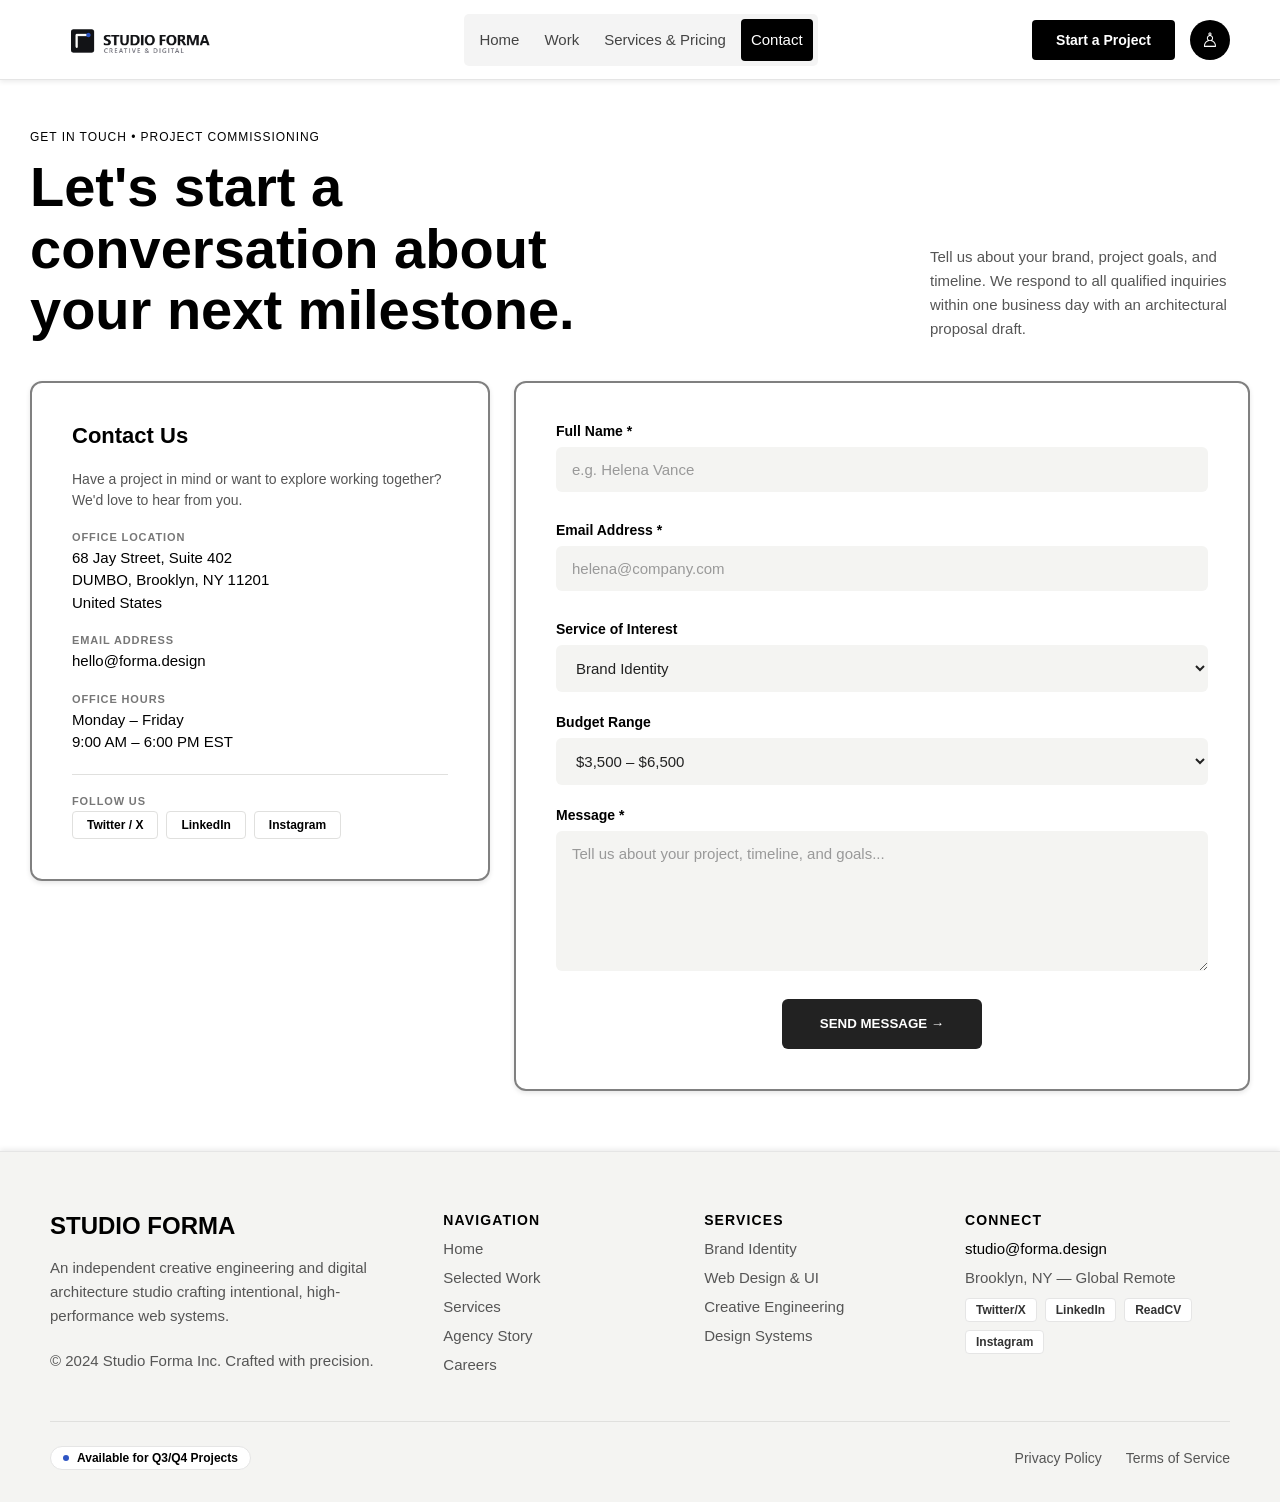
<file: contact.html>
<!DOCTYPE html>
<html lang="en">
<head>
    <meta charset="UTF-8">
    <meta name="viewport" content="width=device-width, initial-scale=1.0">
    <title>Document</title>
    <link rel="stylesheet" href="./css/contact.css">
    <link rel="stylesheet" href="./css/style.css">
    <script src="./js/main.js" defer></script>
    <link rel="stylesheet" href="./css/responsive.css">

</head>
<body>
     <nav class="navbar-wrapper">
        <!-- Logo -->
        <div class="navbar-logo">
            <a href="index.html">
                <img src="./assets/images/screen.png" alt="Studio Forma Logo">
            </a>
        </div>
        <!-- Navigation -->
        <ul class="nav-links">
            <li><a href="index.html">Home</a></li>
            <li><a href="ourwork.html">Work</a></li>
            <li><a href="services.html">Services & Pricing</a></li>
            <li><a href="contact.html" class="active">Contact</a></li>
        </ul>
        <!-- Right side buttons -->
        <div class="navbar-actions">
            <a href="#" class="btn-start">Start a Project</a>
            <a href="#" class="icon-btn">♙</a>
        </div>

        <button class="menu-toggle">☰</button>
    </nav>

    <!-- contact-intro -->
    <div class="contact-intro">
    
        <div class="intro-left">
            <p class="intro-label">GET IN TOUCH • PROJECT COMMISSIONING</p>
            <h1>Let's start a conversation about your next milestone.</h1>
        </div>
    
        <p class="intro-text">Tell us about your brand, project goals, and timeline. We respond to all qualified inquiries within one business day with an architectural proposal draft.</p>
    
    </div>

    <!-- contact-card -->
    <div class="contact-wrapper">
     <div class="card" id="container">
        <h2>Contact Us</h2>
        <p class="contact-lead">Have a project in mind or want to explore working together? We'd love to hear from you.</p>
        
        <div class="info-group">
            <h6>OFFICE LOCATION</h6>
            <p>68 Jay Street, Suite 402<br>DUMBO, Brooklyn, NY 11201<br>United States</p>
        </div>
    
        <div class="info-group">
            <h6>EMAIL ADDRESS</h6>
            <p>hello@forma.design</p>
        </div>
    
        <div class="info-group">
            <h6>OFFICE HOURS</h6>
            <p>Monday – Friday<br>9:00 AM – 6:00 PM EST</p>
        </div>
    
        <hr>
    
        <div class="info-group">
            <h6>FOLLOW US</h6>
            <div class="social-media">
                <button>Twitter / X</button>
                <button>LinkedIn</button>
                <button>Instagram</button>
            </div>
            </div>
        </div>

     <div class="card" id="container-2">
        <form class="contact-form">

            <label for="name">Full Name *</label>
            <input type="text" id="name" placeholder="e.g. Helena Vance" required>
            <p class="error" id="name-error"></p>

            <label for="email">Email Address *</label>
            <input type="email" id="email" placeholder="helena@company.com" required>
            <p class="error" id="email-error"></p>

            <label for="service">Service of Interest</label>
            <select id="service">
                <option>Brand Identity</option>
                <option>Web & UI Design</option>
                <option>Frontend Build</option>
            </select>

            <label for="budget">Budget Range</label>
            <select id="budget">
                <option>$3,500 – $6,500</option>
                <option>$6,500 – $10,000</option>
                <option>$10,000 – $25,000</option>
            </select>

            <label for="message">Message *</label>
            <textarea id="message" rows="5" placeholder="Tell us about your project, timeline, and goals..." required></textarea>
            <p class="error" id="message-error"></p>
            <button class="button-submit"  type="submit">SEND MESSAGE →</button>
        </form>

     </div>
    </div>

    <!--Footer-->
    <footer class="card-footer">

        <div class="footer-top">

            <div class="footer-brand">
                <h2 class="footer-logo">STUDIO FORMA</h2>
                <p>An independent creative engineering and digital architecture studio crafting intentional, high-performance web systems.</p>
                <p class="copyright">© 2024 Studio Forma Inc. Crafted with precision.</p>
            </div>

            <div class="footer-col">
                <h4>Navigation</h4>
                <a href="index.html">Home</a>
                <a href="Pages/work.html">Selected Work</a>
                <a href="#">Services</a>
                <a href="#">Agency Story</a>
                <a href="#">Careers</a>
            </div>

            <div class="footer-col">
                <h4>Services</h4>
                <a href="#">Brand Identity</a>
                <a href="#">Web Design & UI</a>
                <a href="#">Creative Engineering</a>
                <a href="#">Design Systems</a>
            </div>

            <div class="footer-col">
                <h4>Connect</h4>
                <a href="#" class="footer-email">studio@forma.design</a>
                <p>Brooklyn, NY — Global Remote</p>
                <div class="socials">
                    <a href="#">Twitter/X</a>
                    <a href="#">LinkedIn</a>
                    <a href="#">ReadCV</a>
                    <a href="#">Instagram</a>
                </div>
            </div>

        </div>

        <div class="footer-bottom">
            <span class="available">Available for Q3/Q4 Projects</span>
            <div class="legal">
                <a href="#">Privacy Policy</a>
                <a href="#">Terms of Service</a>
            </div>
        </div>

    </footer>
</body>
</html>
</file>
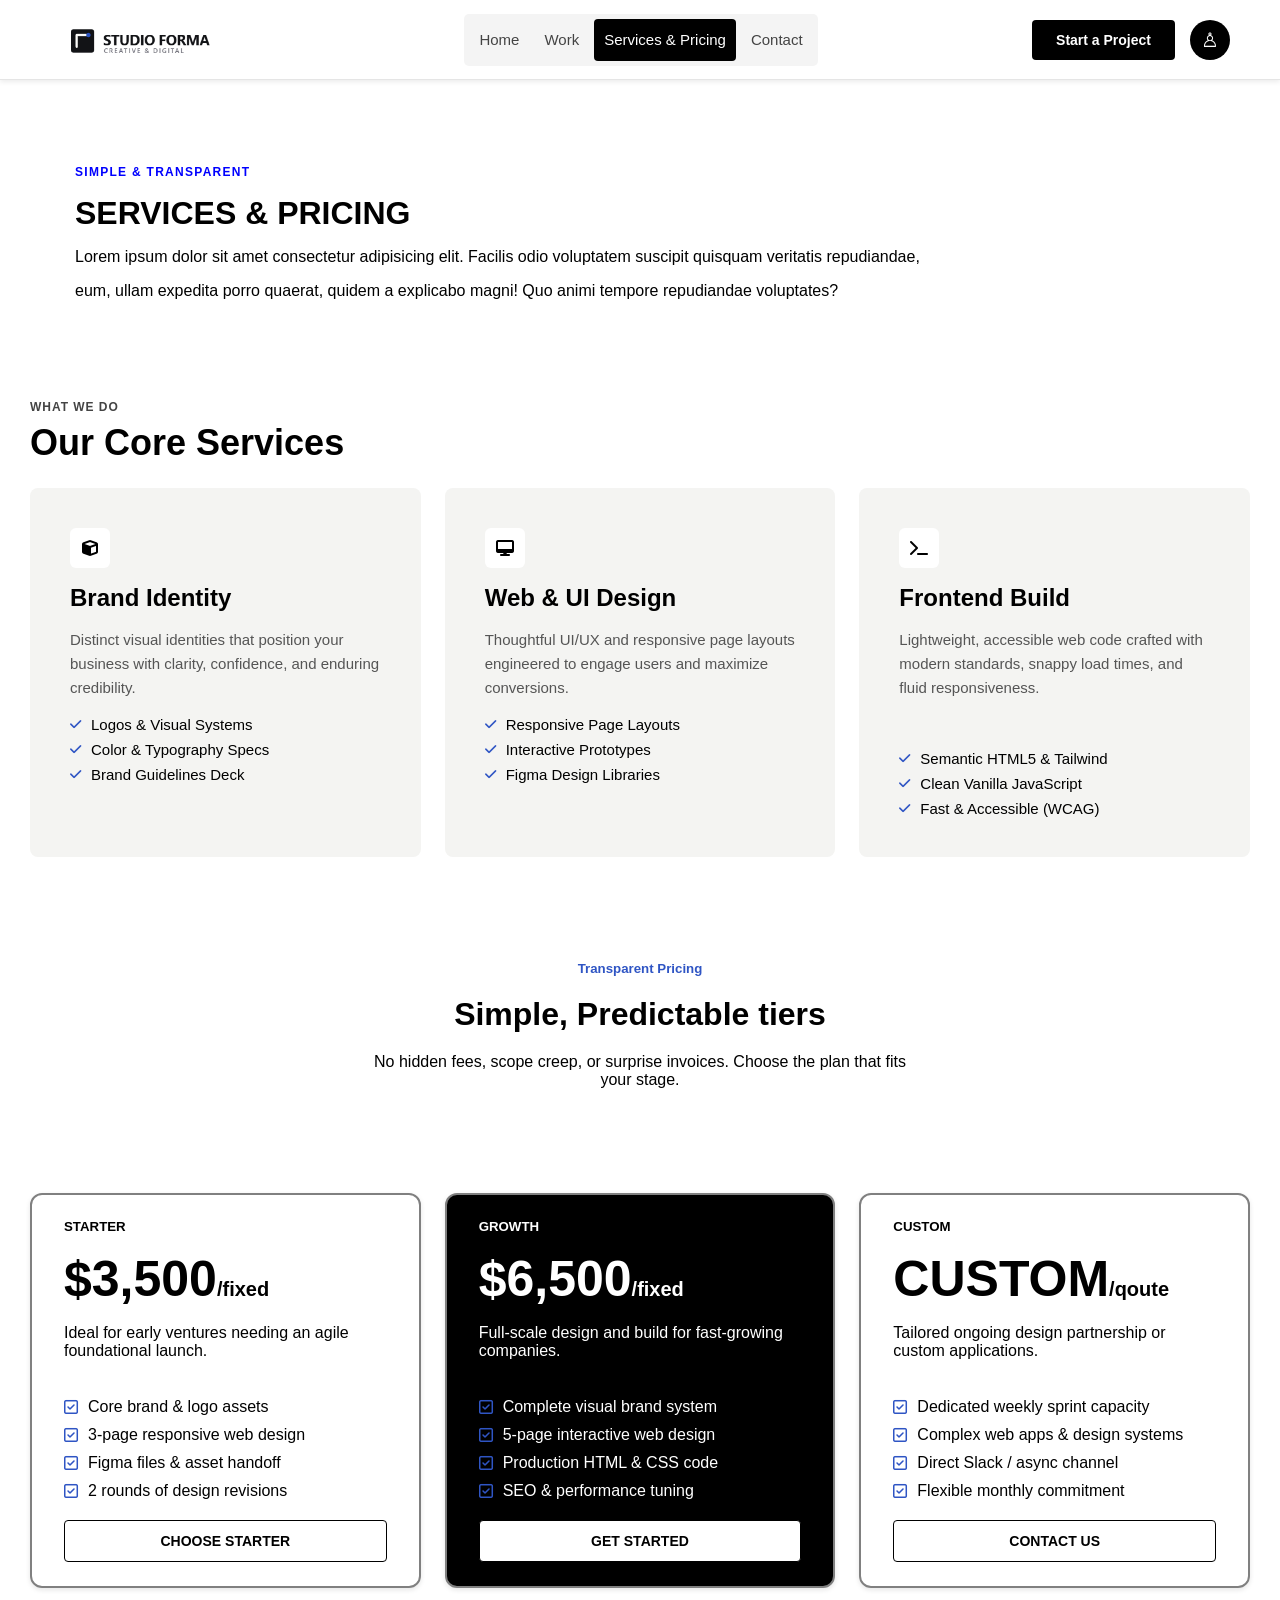
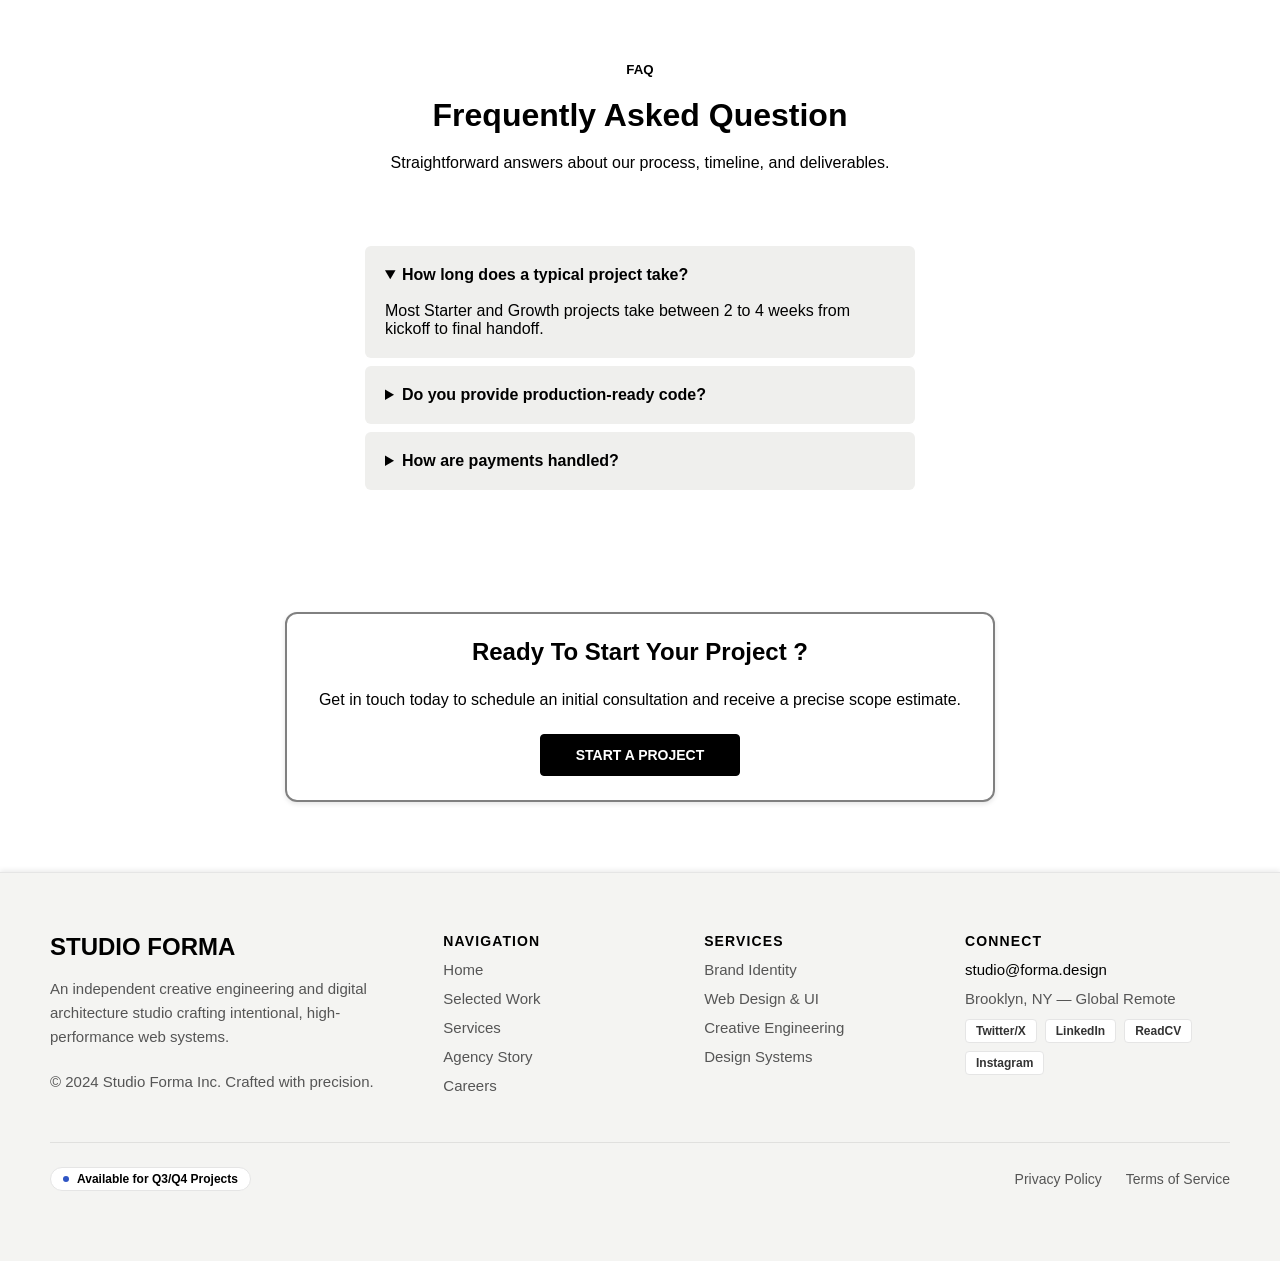
<file: services.html>
<!DOCTYPE html>
<div lang="en">
<head>
    <meta charset="UTF-8">
    <meta name="viewport" content="width=device-width, initial-scale=1.0">
    <title>Document</title>
    <link rel="stylesheet" href="./css/style.css">
    <link rel="stylesheet" href="./css/services.css">
    <link rel="stylesheet" href="https://cdnjs.cloudflare.com/ajax/libs/font-awesome/6.7.2/css/all.min.css">
    <script src="./js/main.js" defer></script>  
    <link rel="stylesheet" href="./css/responsive.css">
    
</head>
<div>

     <nav class="navbar-wrapper">
        <!-- Logo -->
        <div class="navbar-logo">
            <a href="index.html">
                <img src="./assets/images/screen.png" alt="Studio Forma Logo">
            </a>
        </div>

        <!-- Navigation -->
        <ul class="nav-links">
            <li><a href="index.html">Home</a></li>
            <li><a href="ourwork.html">Work</a></li>
            <li><a href="services.html"class="active">Services & Pricing</a></li>
            <li><a href="contact.html">Contact</a></li>
        </ul>

        <!-- Right side buttons -->
        <div class="navbar-actions">
            <a href="#" class="btn-start">Start a Project</a>
            <a href="#" class="icon-btn">♙</a>
        </div>

        <button class="menu-toggle">☰</button>
    </nav>

    <div class="Intro-Service">
        <h5 class="service-label"> SIMPLE  & TRANSPARENT </h5>
        <h1>SERVICES & PRICING</h1>
        <p>Lorem ipsum dolor sit amet consectetur adipisicing elit. Facilis odio voluptatem suscipit quisquam veritatis repudiandae,</p> 
        <p> eum, ullam expedita porro quaerat, quidem a explicabo magni! Quo animi tempore repudiandae voluptates?</p>
    </div>

    <!--What-We-Do-->
<div class="services-work">
    <h5 class="services-label">WHAT WE DO</h5>
    <h1 class="work-text">Our Core Services</h1>
</div>

<div class="service-list">

    <div class="service-card">
        <span class="service-icon"><i class="fa-solid fa-cube"></i></span>
        <h2>Brand Identity</h2>
        <p>Distinct visual identities that position your business with clarity, confidence, and enduring credibility.</p>
        <ul class="tick">
            <li><i class="fa-solid fa-check"></i><span>Logos & Visual Systems</span></li>
            <li><i class="fa-solid fa-check"></i><span>Color & Typography Specs</span></li>
            <li><i class="fa-solid fa-check"></i><span>Brand Guidelines Deck</span></li>
        </ul>
    </div>

    <div class="service-card">
        <span class="service-icon"><i class="fa-solid fa-desktop"></i></span>
        <h2>Web & UI Design</h2>
        <p>Thoughtful UI/UX and responsive page layouts engineered to engage users and maximize conversions.</p>
        <ul class="tick">
            <li><i class="fa-solid fa-check"></i><span>Responsive Page Layouts</span></li>
            <li><i class="fa-solid fa-check"></i><span>Interactive Prototypes</span></li>
            <li><i class="fa-solid fa-check"></i><span>Figma Design Libraries</span></li>
        </ul>
    </div>

    <div class="service-card">
        <span class="service-icon"><i class="fa-solid fa-terminal"></i></span>
        <h2>Frontend Build</h2>
        <p>Lightweight, accessible web code crafted with modern standards, snappy load times, and fluid responsiveness.</p>
        <br>
        <ul class="tick">
            <li><i class="fa-solid fa-check"></i><span>Semantic HTML5 & Tailwind</span></li>
            <li><i class="fa-solid fa-check"></i><span>Clean Vanilla JavaScript</span></li>
            <li><i class="fa-solid fa-check"></i><span>Fast & Accessible (WCAG)</span></li>
        </ul>
    </div>

    <div class="transparent">
        <h5 class="price-text">Transparent Pricing</h5>
        <h1 class="intro-price" >Simple, Predictable tiers</h1>
        <p class="fees">No hidden fees, scope creep, or surprise invoices. Choose the plan that fits your stage.</p>
    </div>

    <div class="card" id="card-price-1">
        <h5>STARTER</h5>
        <h1>$3,500<span id="small-span">/fixed</span></h1>
        <p>Ideal for early ventures needing an agile foundational launch.</p>
        <br>
        <ul class="tick-service">
            <li><i class="fa-regular fa-square-check"></i><span id="text-span">Core brand & logo assets</span></li>
            <li><i class="fa-regular fa-square-check"></i><span id="text-span">3-page responsive web design</span></li>
            <li><i class="fa-regular fa-square-check"></i><span id="text-span">Figma files & asset handoff</span></li>
            <li><i class="fa-regular fa-square-check"></i><span id="text-span">2 rounds of design revisions</span></li>
        </ul>
        <button id="button">CHOOSE STARTER</button>
    </div>

    <div class="card" id="card-price-2">
        <h5>GROWTH</h5>
        <h1>$6,500<span id="small-span">/fixed</span></h1>
        <p>Full-scale design and build for fast-growing companies.</p>
        <br>
        <ul class="tick-service">
            <li><i class="fa-regular fa-square-check"></i><span id="text-span">Complete visual brand system</span></li>
            <li><i class="fa-regular fa-square-check"></i><span id="text-span">5-page interactive web design</span></li>
            <li><i class="fa-regular fa-square-check"></i><span id="text-span">Production HTML & CSS code</span></li>
            <li><i class="fa-regular fa-square-check"></i><span id="text-span">SEO & performance tuning</span></li>
        </ul>    
        <button  id="button">GET STARTED</button>    
    </div>

    <div class="card" id="card-price-3">
        <h5>CUSTOM</h5>
        <h1>CUSTOM<span id="small-span">/qoute</span></h1>
        <p>Tailored ongoing design partnership or custom applications.</p>
        <br>
        <ul class="tick-service">
            <li><i class="fa-regular fa-square-check"></i><span id="text-span">Dedicated weekly sprint capacity</span></li>
            <li><i class="fa-regular fa-square-check"></i><span id="text-span">Complex web apps & design systems</span></li>
            <li><i class="fa-regular fa-square-check"></i><span id="text-span">Direct Slack / async channel</span></li>
            <li><i class="fa-regular fa-square-check"></i><span id="text-span">Flexible monthly commitment</span></li>
        </ul>
        <a href="contact.html"><button id="button">CONTACT US</button></a>   
    </div>

    <!-- Questions -->
    <div class="faq" >
         <h5>FAQ</h5>
         <h1>Frequently Asked Question </h1>
         <p>Straightforward answers about our process, timeline, and deliverables.</p>
    </div>

    <!-- dropdown questions -->
    <div class="faq-list">
        <details name="faq" open>
            <summary>How long does a typical project take?</summary>
            <br>
            <p>Most Starter and Growth projects take between 2 to 4 weeks from kickoff to final handoff.</p>
        </details>

        <details name="faq">
            <summary>Do you provide production-ready code?</summary>
            <br>
            <p>Yes. Every build ships as clean, documented HTML, CSS and JavaScript that is ready to deploy.</p>
        </details>

        <details name="faq">
            <summary>How are payments handled?</summary>
            <br>
            <p>Projects are billed in milestones, with a deposit up front and the balance on handoff.</p>
        </details>
    </div>

    <!-- Ready To Start -->
    <div class="card" id="card-start">
        <h2>Ready To Start Your Project ?</h2>
        <p>Get in touch today to schedule an initial consultation and receive a precise scope estimate.</p>
        <a href="contact.html"><button id="project-button" >START A PROJECT</button>  </a>
    </div>

    </div>

    <!--Footer-->
    <footer class="card-footer">

        <div class="footer-top">

            <div class="footer-brand">
                <h2 class="footer-logo">STUDIO FORMA</h2>
                <p>An independent creative engineering and digital architecture studio crafting intentional, high-performance web systems.</p>
                <p class="copyright">© 2024 Studio Forma Inc. Crafted with precision.</p>
            </div>

            <div class="footer-col">
                <h4>Navigation</h4>
                <a href="index.html">Home</a>
                <a href="Pages/work.html">Selected Work</a>
                <a href="#">Services</a>
                <a href="#">Agency Story</a>
                <a href="#">Careers</a>
            </div>

            <div class="footer-col">
                <h4>Services</h4>
                <a href="#">Brand Identity</a>
                <a href="#">Web Design & UI</a>
                <a href="#">Creative Engineering</a>
                <a href="#">Design Systems</a>
            </div>

            <div class="footer-col">
                <h4>Connect</h4>
                <a href="#" class="footer-email">studio@forma.design</a>
                <p>Brooklyn, NY — Global Remote</p>
                <div class="socials">
                    <a href="#">Twitter/X</a>
                    <a href="#">LinkedIn</a>
                    <a href="#">ReadCV</a>
                    <a href="#">Instagram</a>
                </div>
            </div>

        </div>

        <div class="footer-bottom">
            <span class="available">Available for Q3/Q4 Projects</span>
            <div class="legal">
                <a href="#">Privacy Policy</a>
                <a href="#">Terms of Service</a>
            </div>
        </div>

    </footer>   

    </div>
    </div>
    



</body>
</html>
</file>
<file: css/contact.css>
* {
    margin: 0;
    padding: 0;
    box-sizing: border-box;
}

/* contact-intro */
.contact-intro {
    display: flex;
    justify-content: space-between;
    align-items: flex-end;
    gap: 40px;
    margin: 50px 30px 0;
}
.intro-left {
    display: flex;
    flex-direction: column;
    gap: 12px;
    max-width: 600px;
}
.intro-label {
    font-size: 12px;
    letter-spacing: 0.08em;
}
.intro-left h1 {
    font-size: 56px;
    line-height: 1.1;
}
.intro-text {
    max-width: 320px;
    font-size: 15px;
    line-height: 1.6;
    color: #555;
}

/* contact-card layout */
.contact-wrapper {
    display: grid;
    grid-template-columns: 1fr 1.6fr;
    gap: 24px;
    align-items: stretch;            /* CHANGED: both cards end at the same height */
    margin: 40px 30px;
}
.contact-wrapper .card {
    padding: 40px;                   /* same padding on both cards */
}

/* left card */
#container {
    display: flex;
    flex-direction: column;
    gap: 20px;  
    height: 500px;                     /* the second #container block is deleted */
}
#container h2 {
    font-size: 22px;
}
.contact-lead {
    font-size: 14px;
    line-height: 1.5;
    color: #555;
}
.info-group {
    display: flex;
    flex-direction: column;
    gap: 4px;
}
.info-group h6 {
    font-size: 11px;
    letter-spacing: 0.08em;
    color: #777;
}
.info-group p {
    font-size: 15px;
    line-height: 1.5;
}
#container hr {
    border: none;
    height: 1px;
    background: #e0e0de;
}
.social-media {
    display: flex;
    gap: 8px;
}
.social-media button {
    padding: 6px 14px;
    background: #fff;
    border: 1px solid #e0e0de;       /* CHANGED: white pills need an outline on a white card */
    border-radius: 4px;
    font-size: 12px;
    font-weight: 600;
    cursor: pointer;
}

/* form */
.contact-form {
    display: flex;
    flex-direction: column;
    gap: 8px;
}
.contact-form label {
    margin-top: 14px;
    font-size: 14px;
    font-weight: 600;
}
.contact-form label:first-child {
    margin-top: 0;
}
.contact-form input,
.contact-form select,
.contact-form textarea {
    width: 100%;
    padding: 14px 16px;
    background: #f4f4f2;
    border: none;
    border-radius: 6px;
    font-size: 15px;
    font-family: inherit;
    color: #222;
}
.contact-form input::placeholder,
.contact-form textarea::placeholder {
    color: #999;
}
.contact-form textarea {
    min-height: 140px;
    resize: vertical;
}
.contact-form input:focus,
.contact-form select:focus,
.contact-form textarea:focus {
    outline: 2px solid #2f55c4;
    background: #fff;
}

/* submit button */
.contact-form .button-submit {
    width: 200px;
    height: 50px;
    margin-top: 12px;
    align-self: center;
    background-color: #222;
    color: white;
    border: none;
    border-radius: 6px;
    font-weight: 600;
    cursor: pointer;
}
.contact-form .button-submit:hover {
    background-color: #000;
}
.error {
  color: red;
  font-size: 13px;
}

@media (max-width: 768px) {
    .contact-wrapper {
        grid-template-columns: 1fr;
        margin: 20px;
    }
    .contact-wrapper .card {
        padding: 20px;
    }
    #container {
        height: auto;
    }
    .contact-intro {
        flex-direction: column;
        align-items: flex-start;
        margin: 30px 20px 0;
    }
    .intro-left h1 {
        font-size: 32px;
    }
    .social-media {
        flex-wrap: wrap;
    }
}
</file>
<file: css/style.css>
* {
    margin: 0;
    padding: 0;
    box-sizing: border-box;
}

body {
    font-family: Arial, sans-serif;
    background-color: #ffffff;
}

/* ==== NAVBAR === */
.navbar-wrapper {
    height: 80px;
    width: 100%;
    display: flex;
    align-items: center;
    padding: 0 50px;
    background-color: #ffffff;
    border-bottom: 1px solid #e5e5e5;
    box-shadow: 0 2px 5px rgba(0, 0, 0, 0.08);
}

/* === LOGO === */
.navbar-logo {
    display: flex;
    align-items: center;
    flex-shrink: 0;
}
.navbar-logo img {
    width: 200px;
    height: 50px;
    object-fit: contain;
}

/* === NAVIGATION LINKS === */
.nav-links {
    list-style: none;
    display: flex;
    align-items: center;
    gap: 5px;
    margin-left: auto;
    margin-right: auto;
    padding: 5px;
    background-color: #f4f4f4;
    border-radius: 5px;
}
.nav-links li {
    display: flex;
}
.nav-links li a {
    display: flex;
    align-items: center;
    height: 42px;
    padding: 0 10px;
    text-decoration: none;
    color: #444;
    font-size: 15px;
    font-weight: 500;
    border-radius: 4px;
    transition: 0.2s ease;
}
.nav-links li a.active {
    background-color: #000000;
    color: #ffffff;
}
.nav-links li a:hover {
    background-color: #000000;
    color: #ffffff;
}

/* === RIGHT SIDE === */
.navbar-actions {
    display: flex;
    align-items: center;
    gap: 15px;
    flex-shrink: 0;
}

/* === BUTTONS === */
.btn-start {
    display: flex;
    align-items: center;
    justify-content: center;
    height: 40px;
    padding: 0 24px;
    background-color: #000000;
    color: #ffffff;
    text-decoration: none;
    font-size: 14px;
    font-weight: 600;
    border-radius: 4px;
    transition: 0.2s ease;
}
.btn-start:hover {
    background-color: #333333;
}
.btn-learn {
    display: flex;
    align-items: center;
    justify-content: center;
    height: 40px;
    padding: 0 24px;
    background-color: #ffffff;
    color: #000000;
    border: 1px solid #000000;
    text-decoration: none;
    font-size: 14px;
    font-weight: 600;
    border-radius: 4px;
    transition: 0.2s ease;
}
.btn-learn:hover {
    background-color: #fff2e6;
}
.icon-btn {
    width: 40px;
    height: 40px;
    display: flex;
    align-items: center;
    justify-content: center;
    background-color: #000000;
    color: #ffffff;
    text-decoration: none;
    border-radius: 50%;
    font-size: 20px;
}
.icon-btn:hover {
    background-color: #333333;
}

/* === CARD (reusable) === */
.card {
    flex: 1;
    padding: 24px 32px;
    border-radius: 12px;
    border: 2px solid grey;
    box-shadow: 0 2px 5px rgba(0, 0, 0, 0.1);
}
.card-text {
    margin: 0 0 6px;
    font-size: 16px;
    color: #333;
    line-height: 1.5;
    text-transform: uppercase;
}

/* === CONTACT === */
#request-card {
    display: flex;
    align-items: center;
    justify-content: space-between;
    gap: 40px;
    margin: 30px;
    padding: 60px;
    background: #000;
    color: #fff;
    border-radius: 12px;
    box-shadow: 0 10px 30px rgba(0, 0, 0, 0.15);
}
.request-text {
    display: flex;
    flex-direction: column;
    gap: 16px;
    max-width: 520px;
}
.badge {
    align-self: flex-start;
    padding: 4px 12px;
    background: #2a2a2a;
    border-radius: 999px;
    font-size: 12px;
    font-weight: 600;
}
.badge::before {
    content: "";
    display: inline-block;
    width: 6px;
    height: 6px;
    margin-right: 8px;
    background: #fff;
    border-radius: 50%;
}
.request-text h1 {
    font-size: 44px;
    line-height: 1.15;
}
.request-text p {
    font-size: 16px;
    line-height: 1.6;
    color: #bbb;
}
.request-actions {
    display: flex;
    align-items: center;
    gap: 32px;
}
.btn-book {
    padding: 12px 24px;
    background: #2f55c4;
    color: #fff;
    border-radius: 4px;
    font-size: 14px;
    font-weight: 600;
    text-decoration: none;
}
.btn-email {
    color: #fff;
    font-size: 14px;
    font-weight: 600;
    text-decoration: none;
}

/* === FOOTER === */
.card-footer {
    margin-top: 60px;
    padding: 60px 50px 32px;
    background: #f4f4f2;
    border-top: 1px solid #e5e5e5;
    box-shadow: 0 -2px 5px rgba(0, 0, 0, 0.08);
}
.footer-top {
    display: grid;
    grid-template-columns: 1.6fr 1fr 1fr 1.2fr;
    gap: 40px;
}
.footer-brand {
    display: flex;
    flex-direction: column;
    gap: 16px;
    max-width: 380px;
}
.footer-logo {
    font-size: 24px;
}
.footer-brand p {
    font-size: 15px;
    line-height: 1.6;
    color: #555;
}
.copyright {
    margin-top: auto;
    font-size: 13px;
    color: #777;
}
.footer-col {
    display: flex;
    flex-direction: column;
    gap: 12px;
}
.footer-col h4 {
    font-size: 14px;
    letter-spacing: 0.08em;
    text-transform: uppercase;
}
.footer-col a,
.footer-col p {
    font-size: 15px;
    color: #555;
    text-decoration: none;
}
.footer-col a:hover {
    color: #000;
}
.footer-email {
    color: #000 !important;
}
.socials {
    display: flex;
    flex-wrap: wrap;
    gap: 8px;
}
.socials a {
    padding: 4px 10px;
    background: #fff;
    border: 1px solid #e5e5e5;
    border-radius: 4px;
    font-size: 12px;
    font-weight: 600;
    color: #333;
}
.footer-bottom {
    display: flex;
    justify-content: space-between;
    align-items: center;
    margin-top: 48px;
    padding-top: 24px;
    border-top: 1px solid #e0e0de;
}
.available {
    display: flex;
    align-items: center;
    gap: 8px;
    padding: 4px 12px;
    background: #fff;
    border: 1px solid #e5e5e5;
    border-radius: 999px;
    font-size: 12px;
    font-weight: 600;
    white-space: nowrap;
}
.available::before {
    content: "";
    width: 6px;
    height: 6px;
    background: #2f55c4;
    border-radius: 50%;
}
.legal {
    display: flex;
    gap: 24px;
}
.legal a {
    font-size: 14px;
    color: #555;
    text-decoration: none;
}
</file>
<file: css/responsive.css>
* {
    margin: 0;
    padding: 0;
    box-sizing: border-box;
}

/* For Mobile View */
.menu-toggle {
    display: none;
}

@media (max-width: 768px) {
    .menu-toggle {
        display: block;
    }

    .navbar-wrapper {
        position: relative;
        justify-content: space-between;
        padding: 0 15px;
    }

    .navbar-logo img {
        width: 120px;
    }

    .navbar-actions {
        display: none;
    }

    .nav-links {
        display: none;
        position: absolute;
        top: 80px;
        left: 0;
        width: 100%;
        flex-direction: column;
        z-index: 10;
    }

    .nav-links.open {
        display: flex;
    }

    .main-content {
        padding: 30px 20px;
    }

    .hero h1 {
        font-size: 28px;
    }

    .hero-buttons {
        flex-direction: column;
    }

    .Cards {
        flex-direction: column;
        gap: 20px;
        margin: 20px;
    }

    /* Trusted by */
    .trusted-card {
        margin: 20px;
        padding: 20px;
    }

    .trusted-list {
        flex-wrap: wrap;
        justify-content: center;
        gap: 15px;
    }

    /* Project cards */
    .project-cards {
        grid-template-columns: 1fr;
        margin: 20px;
    }

    #card7 {
        flex-direction: column;
    }

    .office-photo {
        width: 100%;
        height: 220px;
    }

    /* Our tenants + review */
    .our-tenants-card {
        flex-direction: column;
        gap: 20px;
    }

    .Architectural {
        font-size: 28px;
    }

    #review-card {
        margin: 20px;
        padding: 20px;
    }

    .comment-text {
        font-size: 22px;
    }

    /* Book a call box */
    #request-card {
        flex-direction: column;
        align-items: flex-start;
        margin: 20px;
        padding: 30px 20px;
        gap: 24px;
    }

    .request-text h1 {
        font-size: 26px;
    }

    .request-actions {
        flex-direction: column;
        align-items: flex-start;
        gap: 16px;
    }

    /* Footer */
    .card-footer {
        padding: 40px 20px 24px;
    }

    .footer-top {
        grid-template-columns: 1fr;
        gap: 30px;
    }

    .footer-bottom {
        flex-direction: column;
        align-items: flex-start;
        gap: 16px;
    }
}
</file>
<file: css/services.css>
* {
    margin: 0;
    padding: 0;
    box-sizing: border-box;
}
.Intro-Service {
    margin: 25px;
    display: flex;
    flex-direction: column;
    gap: 16px;    
    padding: 60px 50px; 
}
.service-label {
    font-size: 12px;
    letter-spacing: 0.08rem;
    color: blue;
}

/* What we do */
.services-work {
    display: flex;
    flex-direction: column;
    gap: 8px;
    margin: 40px 30px 24px;
}

.services-label {
    font-size: 12px;
    letter-spacing: 0.08em;
    color: #444;
}

.work-text {
    font-size: 36px;
}

/* three cards in a row */
.service-list {
    display: grid;
    grid-template-columns: repeat(3, 1fr);
    gap: 24px;
    margin: 0 30px 40px;
}

.service-card {
    display: flex;
    flex-direction: column;
    gap: 16px;
    padding: 40px;
    background: #f4f4f2;
    border-radius: 8px;
}

.service-icon {
    display: flex;
    align-items: center;
    justify-content: center;
    width: 40px;
    height: 40px;
    background: #fff;
    border-radius: 6px;
}

.service-card h2 {
    font-size: 24px;
}

.service-card p {
    font-size: 15px;
    line-height: 1.6;
    color: #555;
}

/* ticks */
.tick {
    list-style: none;          /* removes the bullets */
    display: flex;
    flex-direction: column;
    gap: 8px;
}

.tick li {
    display: flex;
    align-items: center;
    gap: 10px;
}

.tick li i {
    color: #2f55c4;            /* no font-family here, so the tick keeps its icon font */
    font-size: 13px;
}

.tick li span {
    font-size: 15px;
}

/* Service-Price */
.transparent {
    margin: 80px auto;
    gap: 20px;
    max-width: 550px;
    text-align: center;
    display: flex;
    flex-direction: column;
    grid-column: 1 / -1;   
}
.price-text {
    color: #2f55c4;
}
.card h1 {
    margin: 16px 0;
    font-size: 50px;
}
.card #small-span {
    font-size: 20px;
}
.card ul {
    gap: 10px;
    display: flex;
    flex-direction: column;
    list-style: none;
    margin: 20px 0;
}
#card-price-2 {
    background-color: #000;
    color: white;
}
.tick-service li {
    display: flex;
    align-items: center;
    gap: 10px;
}
.tick-service li i {
    color: #2f55c4;  
}
.card button {
    width: 100%;
    padding: 12px;
    background: #fff;
    border: 1px solid #000;
    border-radius: 4px;
    font-size: 14px;
    font-weight: 600;
    cursor: pointer;
}
.card button:hover {
    background: #000;
    color: #fff;
}

/* Questions */
.faq {
    gap: 20px;
    max-width: 550px;
    margin: 50px auto;
    display: flex;
    flex-direction: column;
    text-align: center;
    grid-column: 1 / -1;     
}

/* Question Dropdown */
.faq-list {
    max-width: 800px;     
    margin: 0 auto 80px;
    grid-column: 1 / -1; 
    
}

.faq-list details {
    background: #efefed;
    width: 550px;
    padding: 20px;
    margin-bottom: 8px;
    border-radius: 6px;    
    
}

.faq-list summary {
    font-weight: 600;
    cursor: pointer;
}

/* Ready To Start */
#card-start {
    grid-column: 1 / -1;  
    flex-direction: column;
    margin: 10px auto;
    gap: 25px;   
    max-width: 800px;
    align-items: center;
    display: flex;
}
#project-button {
    width: 200px;
    background-color: #000;
    color: white;
} 

/* === FOOTER === */
.card-footer {
    grid-column: 1 / -1;  
    margin-top: 60px;
    padding: 60px 50px 70px;
    background: #f4f4f2;
    border-top: 1px solid #e5e5e5;
    box-shadow: 0 -2px 5px rgba(0, 0, 0, 0.08);
}
.footer-top {
    display: grid;
    grid-template-columns: 1.6fr 1fr 1fr 1.2fr;
    gap: 40px;
}
.footer-brand {
    display: flex;
    flex-direction: column;
    gap: 16px;
    max-width: 380px;
}
.footer-logo {
    font-size: 24px;
}
.footer-brand p {
    font-size: 15px;
    line-height: 1.6;
    color: #555;
}
.copyright {
    margin-top: auto;
    font-size: 13px;
    color: #777;
}
.footer-col {
    display: flex;
    flex-direction: column;
    gap: 12px;
}
.footer-col h4 {
    font-size: 14px;
    letter-spacing: 0.08em;
    text-transform: uppercase;
}
.footer-col a,
.footer-col p {
    font-size: 15px;
    color: #555;
    text-decoration: none;
}
.footer-col a:hover {
    color: #000;
}
.footer-email {
    color: #000 !important;
}
.socials {
    display: flex;
    flex-wrap: wrap;
    gap: 8px;
}
.socials a {
    padding: 4px 10px;
    background: #fff;
    border: 1px solid #e5e5e5;
    border-radius: 4px;
    font-size: 12px;
    font-weight: 600;
    color: #333;
}
.footer-bottom {
    display: flex;
    justify-content: space-between;
    align-items: center;
    margin-top: 48px;
    padding-top: 24px;
    border-top: 1px solid #e0e0de;
}
.available {
    display: flex;
    align-items: center;
    gap: 8px;
    padding: 4px 12px;
    background: #fff;
    border: 1px solid #e5e5e5;
    border-radius: 999px;
    font-size: 12px;
    font-weight: 600;
    white-space: nowrap;
}
.available::before {
    content: "";
    width: 6px;
    height: 6px;
    background: #2f55c4;
    border-radius: 50%;
}
.legal {
    display: flex;
    gap: 24px;
}
.legal a {
    font-size: 14px;
    color: #555;
    text-decoration: none;
}

@media (max-width: 768px) {
    /* Intro */
    .Intro-Service {
        padding: 30px 20px;
        margin: 15px;
    }

    /* Service cards: 3 columns -> 1 column */
    .service-list {
        grid-template-columns: 1fr;
        margin: 0 20px 30px;
    }
    .service-card {
        padding: 25px;
    }
    .work-text {
        font-size: 26px;
    }

    /* Pricing */
    .card h1 {
        font-size: 36px;
    }

    /* FAQ dropdowns: fixed width -> fit the screen */
    .faq-list details {
        width: 100%;
    }
    .faq-list {
        padding: 0 20px;
    }
}
</file>
